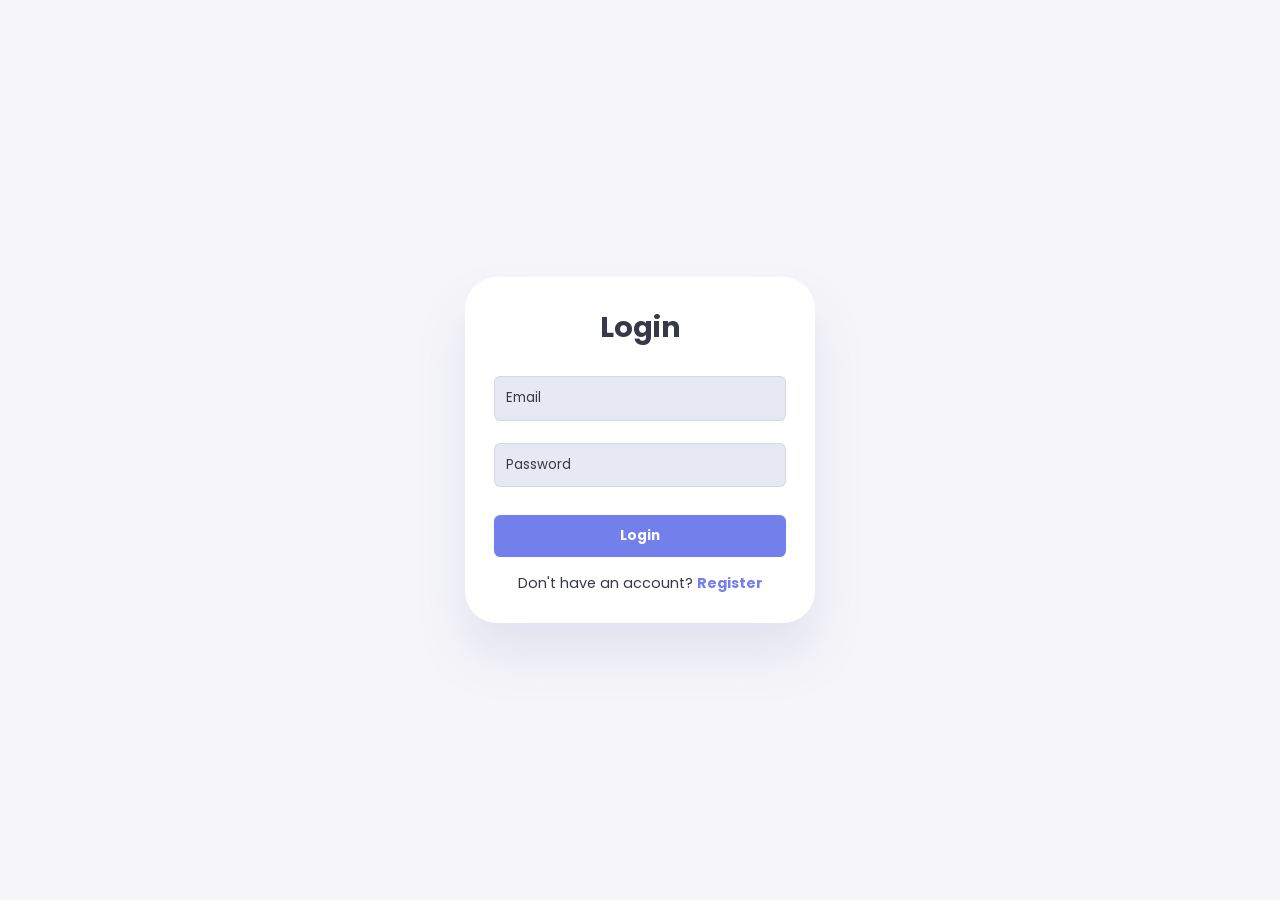
<file: Login.html>
<!DOCTYPE html> 

<html>
    <head>
        <meta charset="UTF-8">
        <meta name="viewport" content="width-device-width, initial-scale=1.0">
        <title>Waste-To-Taste</title>
        <link rel="stylesheet" href="Login.css">
    </head>

    <body>
        <div class="container">
            <div class="form-box" id="login-form">
                <form action="">
                    <h2>Login</h2>
                    <input type="email" name="email" placeholder="Email" required>
                    <input type="password" name="password" placeholder="Password" required>
                    <button type="submit" name="login">Login</button>
                    <p>Don't have an account? <a href="Register.html">Register</a></p>
                </form>
            </div>
        </div>
    </body>
</html>
</file>
<file: Login.css>
@import url('https://fonts.googleapis.com/css2?family=Poppins:wght@300;400;500;600;700;800&display=swap');

:root {
    --color-primary: #7380ec;
    --color-white: #fff;
    --color-dark: #373949;
    --color-light: rgba(132, 139, 200, 0.18);
    --color-danger: #ff7782;
    --color-background: #f6f6f9;

    --card-border-radius: 2rem;
    --border-radius-1: 0.4rem;

    --card-padding: 1.8rem;

    --box-shadow: 0 2rem 3rem var(--color-light);
}

* {
    margin: 0;
    padding: 0;
    box-sizing: border-box;
    font-family: 'Poppins', sans-serif;
}

body {
    background: var(--color-background);
    display: flex;
    justify-content: center;
    align-items: center;
    height: 100vh;
}

.container {
    background: var(--color-white);
    padding: var(--card-padding);
    border-radius: var(--card-border-radius);
    box-shadow: var(--box-shadow);
    width: 350px;
    text-align: center;
}

h2 {
    font-size: 1.8rem;
    color: var(--color-dark);
    margin-bottom: 1rem;
}

input {
    width: 100%;
    padding: 0.7rem;
    margin: 0.7rem 0;
    border: 1px solid var(--color-light);
    border-radius: var(--border-radius-1);
    background: rgba(132, 139, 200, 0.2);
    color: var(--color-dark);
}

input::placeholder {
    color: var(--color-dark);
}

button {
    width: 100%;
    padding: 0.7rem;
    margin-top: 1rem;
    border: none;
    border-radius: var(--border-radius-1);
    background: var(--color-primary);
    color: var(--color-white);
    font-weight: bold;
    cursor: pointer;
    transition: 0.3s;
}

button:hover {
    background: var(--color-dark);
}

p {
    margin-top: 1rem;
    font-size: 0.9rem;
    color: var(--color-dark);
}

p a {
    color: var(--color-primary);
    font-weight: bold;
    text-decoration: none;
}

p a:hover {
    text-decoration: underline;
}
</file>
